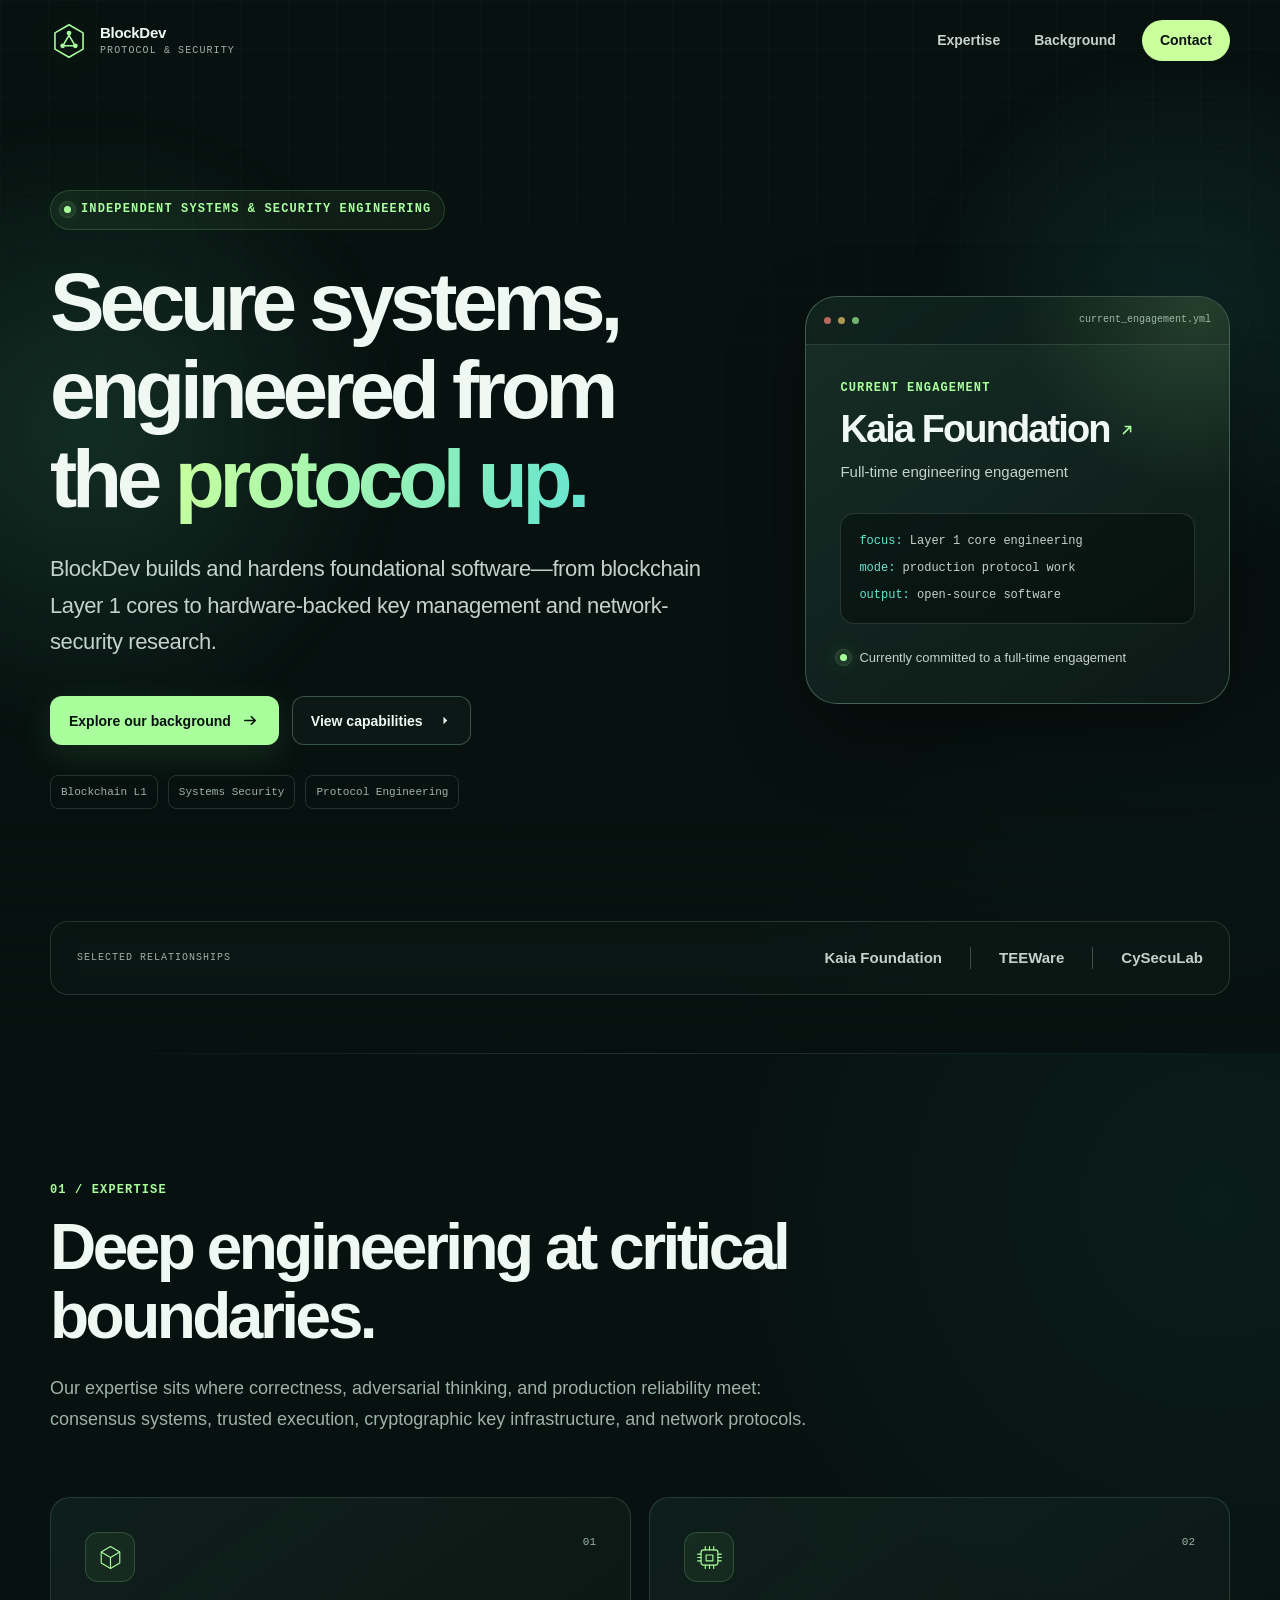
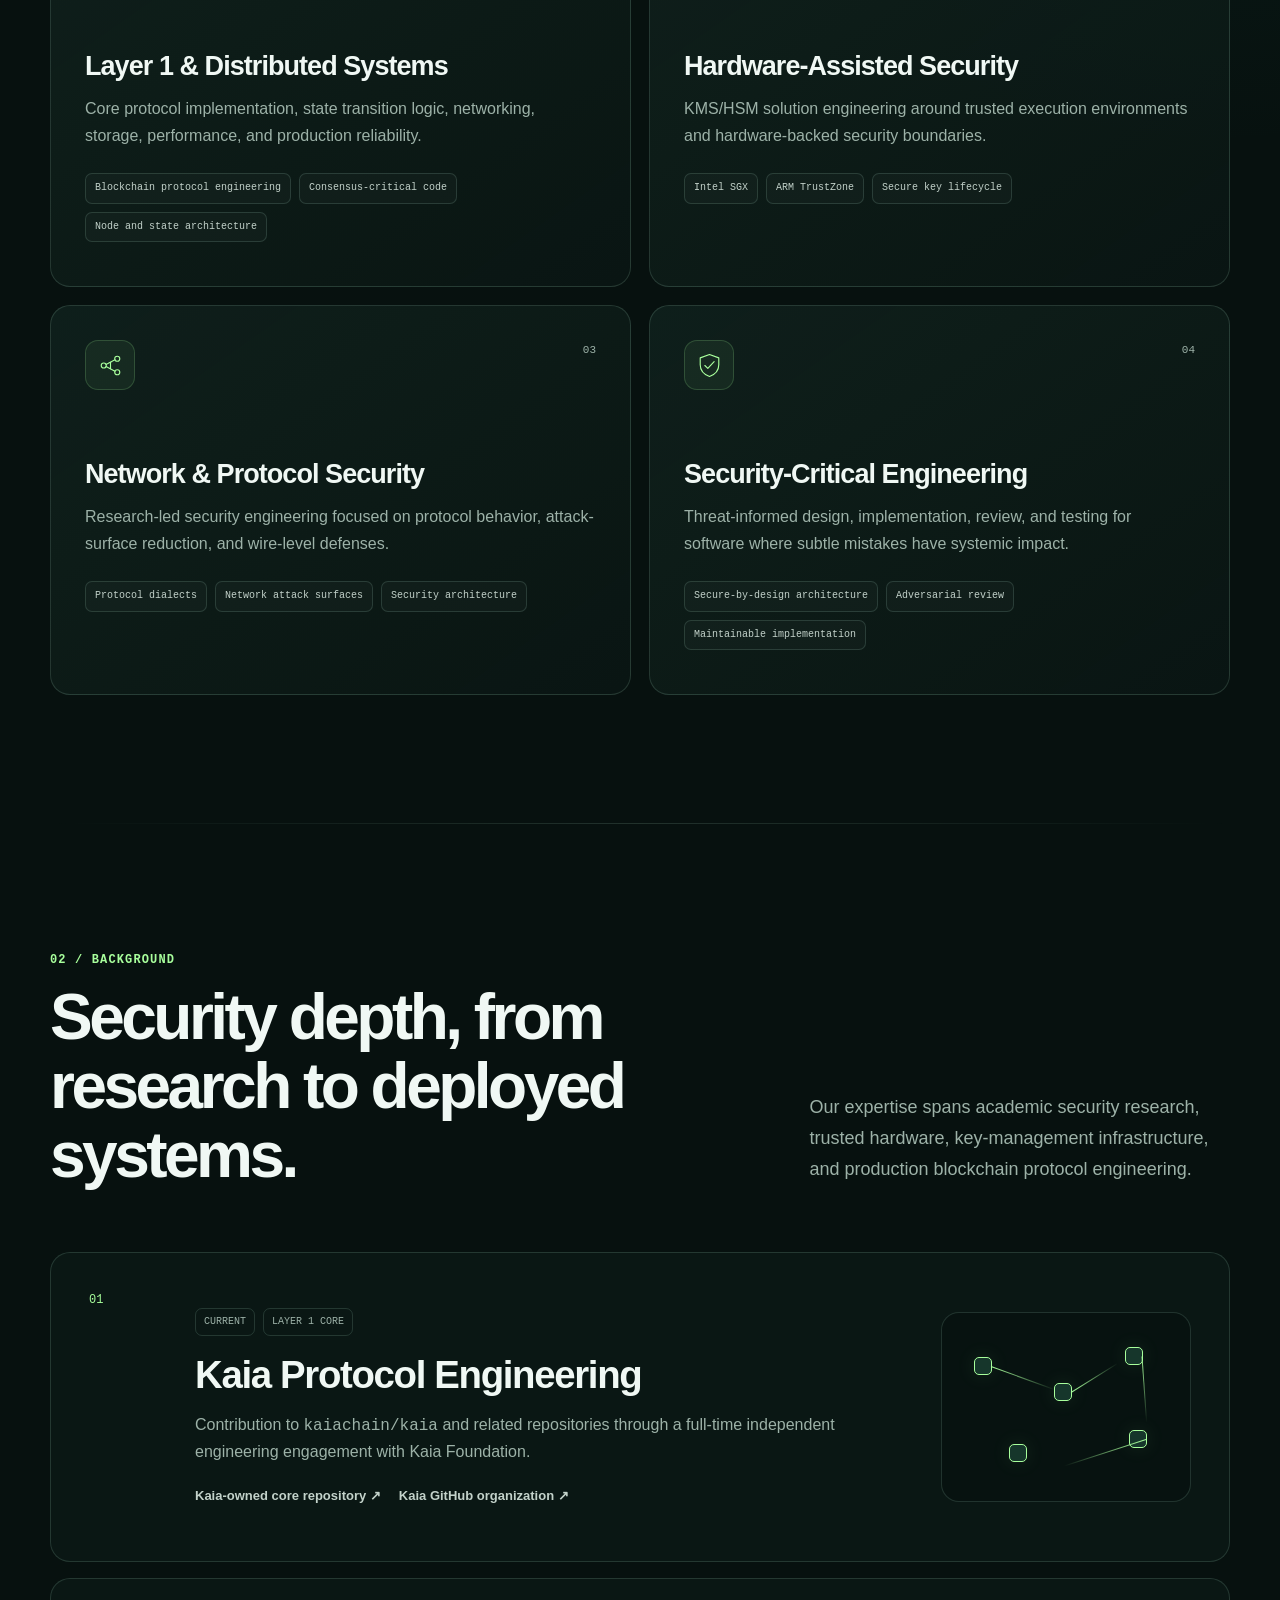
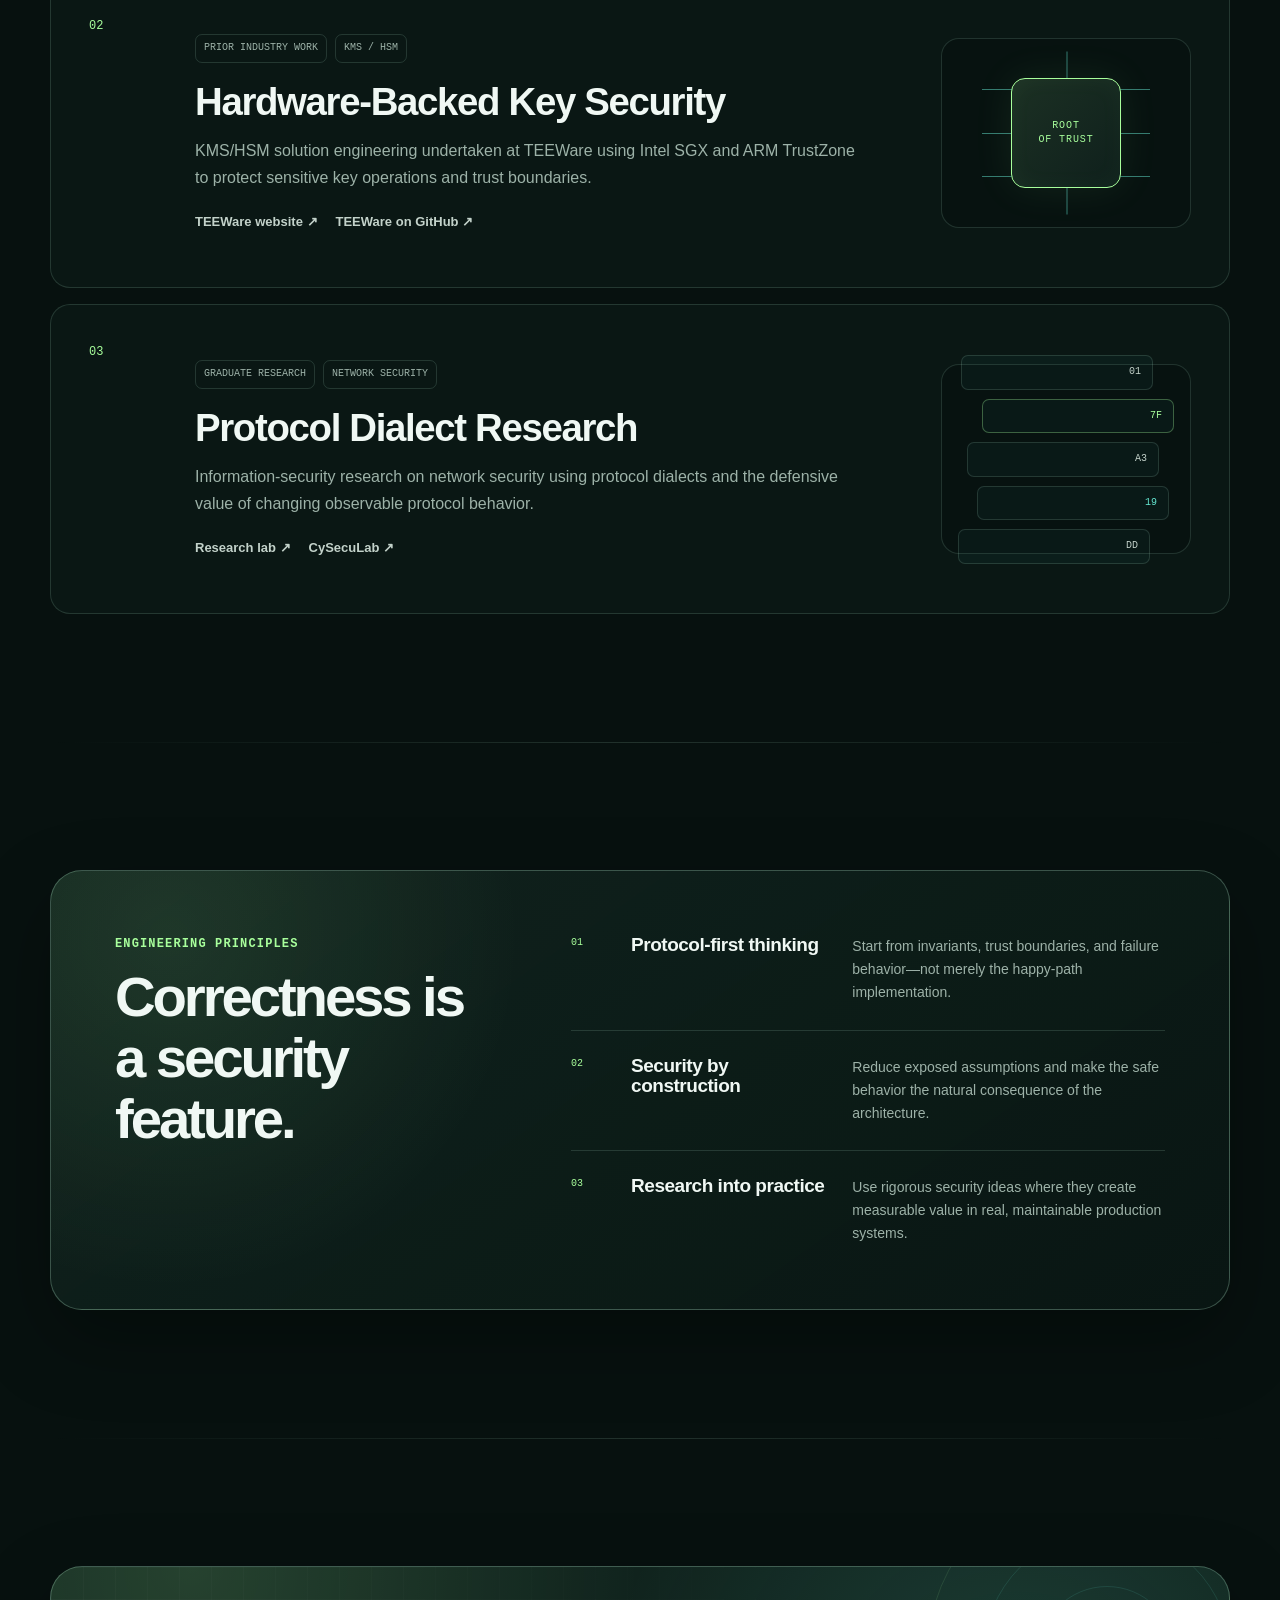
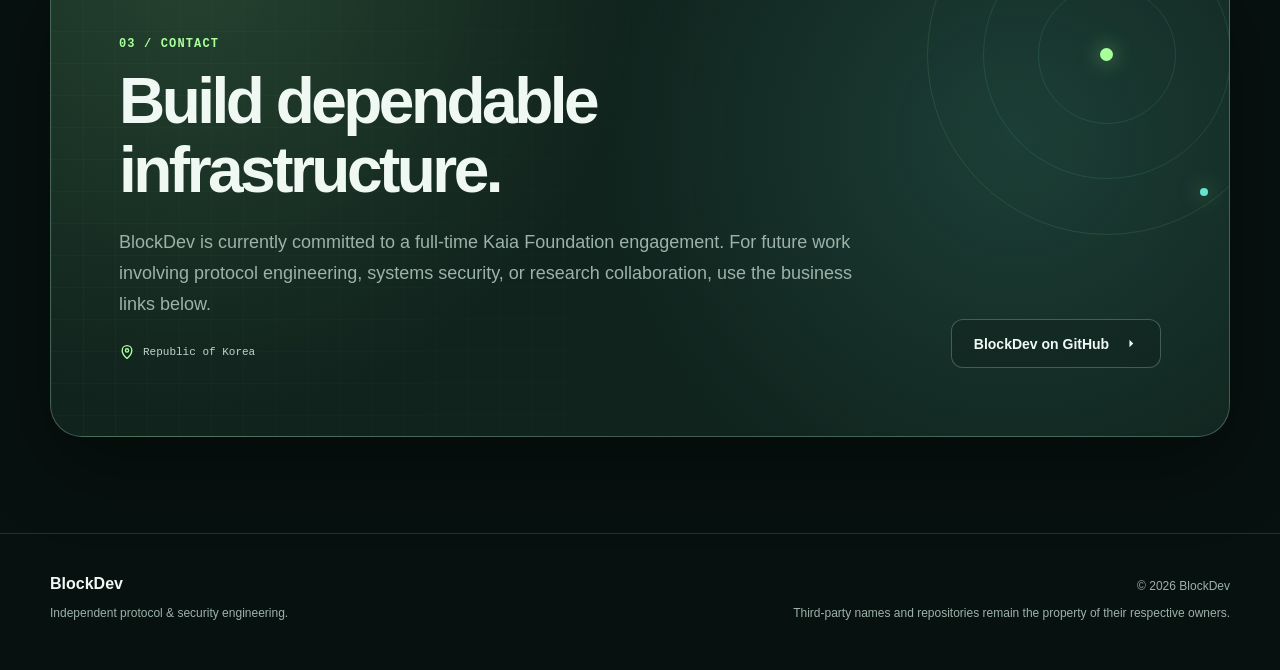
<file: index.html>
<!doctype html>
<html lang="en">
<head>
  <meta charset="utf-8">
  <meta name="viewport" content="width=device-width, initial-scale=1">
  <meta name="robots" content="noindex, nofollow, noarchive, nosnippet">
  <meta name="color-scheme" content="dark">
  <meta name="theme-color" content="#07110f">

  <title>BlockDev | Protocol &amp; Security Engineering</title>
  <meta name="description" content="Independent software engineering for blockchain Layer 1 protocols, hardware-assisted security, and network security research.">
  <meta name="author" content="BlockDev">

  <meta property="og:type" content="website">
  <meta property="og:title" content="BlockDev | Protocol &amp; Security Engineering">
  <meta property="og:description" content="Secure systems, engineered from the protocol up.">
  <meta property="og:image" content="assets/social-card.png">
  <meta property="og:image:width" content="1200">
  <meta property="og:image:height" content="630">
  <meta property="og:image:alt" content="BlockDev — Protocol and Security Engineering">

  <meta name="twitter:card" content="summary_large_image">
  <meta name="twitter:title" content="BlockDev | Protocol &amp; Security Engineering">
  <meta name="twitter:description" content="Secure systems, engineered from the protocol up.">
  <meta name="twitter:image" content="assets/social-card.png">

  <link rel="icon" href="assets/favicon.svg" type="image/svg+xml">
  <link rel="manifest" href="manifest.webmanifest">
  <link rel="stylesheet" href="assets/styles.css">

  <script>document.documentElement.classList.add('js');</script>
  <script src="site.config.js"></script>
  <script src="assets/main.js" defer></script>
</head>
<body>
  <a class="skip-link" href="#main-content">Skip to content</a>

  <header class="site-header" data-header>
    <div class="container header-inner">
      <a class="brand" href="#top" aria-label="BlockDev home">
        <svg class="brand-mark" viewBox="0 0 48 48" aria-hidden="true">
          <path d="M24 3.5 41.75 13.75v20.5L24 44.5 6.25 34.25v-20.5L24 3.5Z" fill="none" stroke="currentColor" stroke-width="2"/>
          <circle cx="24" cy="14" r="3"/>
          <circle cx="16" cy="30" r="3"/>
          <circle cx="32" cy="30" r="3"/>
          <path d="m24 17-6.2 10.3M24 17l6.2 10.3M19 30h10" fill="none" stroke="currentColor" stroke-width="2" stroke-linecap="round"/>
        </svg>
        <span class="brand-copy">
          <strong data-business-name>BlockDev</strong>
          <span>Protocol &amp; Security</span>
        </span>
      </a>

      <button class="nav-toggle" type="button" aria-expanded="false" aria-controls="primary-nav" data-nav-toggle>
        <span class="sr-only">Toggle navigation</span>
        <span></span>
        <span></span>
      </button>

      <nav class="primary-nav" id="primary-nav" aria-label="Primary navigation" data-nav>
        <a href="#expertise">Expertise</a>
        <a href="#background">Background</a>
        <a href="#contact" class="nav-cta">Contact</a>
      </nav>
    </div>
  </header>

  <main id="main-content">
    <section class="hero" id="top" aria-labelledby="hero-title">
      <canvas class="hero-canvas" data-network-canvas aria-hidden="true"></canvas>
      <div class="hero-glow hero-glow-one" aria-hidden="true"></div>
      <div class="hero-glow hero-glow-two" aria-hidden="true"></div>

      <div class="container hero-grid">
        <div class="hero-copy" data-reveal>
          <div class="eyebrow">
            <span class="status-dot" aria-hidden="true"></span>
            Independent systems &amp; security engineering
          </div>

          <h1 id="hero-title">
            Secure systems,<br>
            engineered from the <span>protocol up.</span>
          </h1>

          <p class="hero-lead">
            BlockDev builds and hardens foundational software—from blockchain Layer&nbsp;1 cores to
            hardware-backed key management and network-security research.
          </p>

          <div class="hero-actions">
            <a class="button button-primary" href="#background">
              Explore our background
              <svg viewBox="0 0 20 20" aria-hidden="true"><path d="M4 10h11m-4-4 4 4-4 4"/></svg>
            </a>
            <a class="button button-ghost" href="#expertise">
              View capabilities
              <svg viewBox="0 0 20 20" aria-hidden="true"><path d="M4 10h11m-4-4 4 4-4 4"/></svg>
            </a>
          </div>

          <ul class="hero-tags" aria-label="Core capabilities">
            <li>Blockchain L1</li>
            <li>Systems Security</li>
            <li>Protocol Engineering</li>
          </ul>
        </div>

        <aside class="engagement-card" aria-label="Current engagement" data-reveal>
          <div class="terminal-bar" aria-hidden="true">
            <span></span><span></span><span></span>
            <code>current_engagement.yml</code>
          </div>
          <div class="engagement-body">
            <p class="card-kicker">Current engagement</p>
            <a class="engagement-company" href="https://www.kaia.io/" target="_blank" rel="noreferrer">
              Kaia Foundation
              <svg viewBox="0 0 20 20" aria-hidden="true"><path d="M6 14 14 6m-6 0h6v6"/></svg>
            </a>
            <p class="engagement-role">Full-time engineering engagement</p>

            <div class="code-block" aria-label="Engagement details">
              <div><span>focus:</span> Layer 1 core engineering</div>
              <div><span>mode:</span> production protocol work</div>
              <div><span>output:</span> open-source software</div>
            </div>

            <div class="availability">
              <span class="status-dot" aria-hidden="true"></span>
              <span data-availability>Currently committed to a full-time engagement</span>
            </div>
          </div>
        </aside>
      </div>

      <div class="container relationship-strip" data-reveal>
        <span>Selected relationships</span>
        <a href="https://www.kaia.io/" target="_blank" rel="noreferrer">Kaia Foundation</a>
        <span class="strip-divider" aria-hidden="true"></span>
        <a href="https://teeware.kr/" target="_blank" rel="noreferrer">TEEWare</a>
        <span class="strip-divider" aria-hidden="true"></span>
        <a href="https://cyseculab.com/" target="_blank" rel="noreferrer">CySecuLab</a>
      </div>
    </section>

    <section class="section expertise" id="expertise" aria-labelledby="expertise-title">
      <div class="container">
        <div class="section-heading" data-reveal>
          <p class="section-label">01 / Expertise</p>
          <h2 id="expertise-title">Deep engineering at critical boundaries.</h2>
          <p>
            Our expertise sits where correctness, adversarial thinking, and production reliability
            meet: consensus systems, trusted execution, cryptographic key infrastructure, and network protocols.
          </p>
        </div>

        <div class="expertise-grid">
          <article class="expertise-card" data-reveal>
            <div class="icon-box" aria-hidden="true">
              <svg viewBox="0 0 32 32"><path d="M16 3 27 9.5v13L16 29 5 22.5v-13L16 3Z"/><path d="m5.5 9.8 10.5 6.1 10.5-6.1M16 16v12.2"/></svg>
            </div>
            <p class="card-index">01</p>
            <h3>Layer 1 &amp; Distributed Systems</h3>
            <p>Core protocol implementation, state transition logic, networking, storage, performance, and production reliability.</p>
            <ul>
              <li>Blockchain protocol engineering</li>
              <li>Consensus-critical code</li>
              <li>Node and state architecture</li>
            </ul>
          </article>

          <article class="expertise-card" data-reveal>
            <div class="icon-box" aria-hidden="true">
              <svg viewBox="0 0 32 32"><rect x="6" y="7" width="20" height="18" rx="3"/><path d="M11 3v4m5-4v4m5-4v4M11 25v4m5-4v4m5-4v4M2 12h4m-4 4h4m-4 4h4m20-8h4m-4 4h4m-4 4h4"/><path d="M12 13h8v7h-8z"/></svg>
            </div>
            <p class="card-index">02</p>
            <h3>Hardware-Assisted Security</h3>
            <p>KMS/HSM solution engineering around trusted execution environments and hardware-backed security boundaries.</p>
            <ul>
              <li>Intel SGX</li>
              <li>ARM TrustZone</li>
              <li>Secure key lifecycle</li>
            </ul>
          </article>

          <article class="expertise-card" data-reveal>
            <div class="icon-box" aria-hidden="true">
              <svg viewBox="0 0 32 32"><circle cx="8" cy="16" r="3"/><circle cx="24" cy="8" r="3"/><circle cx="24" cy="24" r="3"/><path d="m10.7 14.7 10.6-5.4m-10.6 8 10.6 5.4"/><path d="M16 12.2v7.6"/></svg>
            </div>
            <p class="card-index">03</p>
            <h3>Network &amp; Protocol Security</h3>
            <p>Research-led security engineering focused on protocol behavior, attack-surface reduction, and wire-level defenses.</p>
            <ul>
              <li>Protocol dialects</li>
              <li>Network attack surfaces</li>
              <li>Security architecture</li>
            </ul>
          </article>

          <article class="expertise-card" data-reveal>
            <div class="icon-box" aria-hidden="true">
              <svg viewBox="0 0 32 32"><path d="M16 3 27 7v8c0 7.2-4.7 11.6-11 14-6.3-2.4-11-6.8-11-14V7l11-4Z"/><path d="m10.5 16 3.5 3.5 7.5-8"/></svg>
            </div>
            <p class="card-index">04</p>
            <h3>Security-Critical Engineering</h3>
            <p>Threat-informed design, implementation, review, and testing for software where subtle mistakes have systemic impact.</p>
            <ul>
              <li>Secure-by-design architecture</li>
              <li>Adversarial review</li>
              <li>Maintainable implementation</li>
            </ul>
          </article>
        </div>
      </div>
    </section>

    <section class="section work" id="background" aria-labelledby="background-title">
      <div class="container">
        <div class="section-heading split-heading" data-reveal>
          <div>
            <p class="section-label">02 / Background</p>
            <h2 id="background-title">Security depth, from research to deployed systems.</h2>
          </div>
          <p>
            Our expertise spans academic security research, trusted hardware, key-management infrastructure,
            and production blockchain protocol engineering.
          </p>
        </div>

        <div class="work-list">
          <article class="work-item" data-reveal>
            <div class="work-number">01</div>
            <div class="work-main">
              <div class="work-meta">
                <span>Current</span>
                <span>Layer 1 core</span>
              </div>
              <h3>Kaia Protocol Engineering</h3>
              <p>
                Contribution to <code>kaiachain/kaia</code> and related repositories through a full-time
                independent engineering engagement with Kaia Foundation.
              </p>
              <div class="work-links">
                <a href="https://github.com/kaiachain/kaia" target="_blank" rel="noreferrer">Kaia-owned core repository <span aria-hidden="true">↗</span></a>
                <a href="https://github.com/kaiachain" target="_blank" rel="noreferrer">Kaia GitHub organization <span aria-hidden="true">↗</span></a>
              </div>
            </div>
            <div class="work-visual visual-chain" aria-hidden="true">
              <span></span><span></span><span></span><span></span><span></span>
            </div>
          </article>

          <article class="work-item" data-reveal>
            <div class="work-number">02</div>
            <div class="work-main">
              <div class="work-meta">
                <span>Prior industry work</span>
                <span>KMS / HSM</span>
              </div>
              <h3>Hardware-Backed Key Security</h3>
              <p>
                KMS/HSM solution engineering undertaken at TEEWare using Intel SGX and ARM TrustZone
                to protect sensitive key operations and trust boundaries.
              </p>
              <div class="work-links">
                <a href="https://teeware.kr/" target="_blank" rel="noreferrer">TEEWare website <span aria-hidden="true">↗</span></a>
                <a href="https://github.com/teeware-io" target="_blank" rel="noreferrer">TEEWare on GitHub <span aria-hidden="true">↗</span></a>
              </div>
            </div>
            <div class="work-visual visual-chip" aria-hidden="true">
              <div class="chip-core">ROOT<br>OF TRUST</div>
              <i></i><i></i><i></i><i></i><i></i><i></i><i></i><i></i>
            </div>
          </article>

          <article class="work-item" data-reveal>
            <div class="work-number">03</div>
            <div class="work-main">
              <div class="work-meta">
                <span>Graduate research</span>
                <span>Network security</span>
              </div>
              <h3>Protocol Dialect Research</h3>
              <p>
                Information-security research on network security
                using protocol dialects and the defensive value of changing observable protocol behavior.
              </p>
              <div class="work-links">
                <a href="https://cysec.kr/" target="_blank" rel="noreferrer">Research lab <span aria-hidden="true">↗</span></a>
                <a href="https://cyseculab.com/" target="_blank" rel="noreferrer">CySecuLab <span aria-hidden="true">↗</span></a>
              </div>
            </div>
            <div class="work-visual visual-packets" aria-hidden="true">
              <span>01</span><span>7F</span><span>A3</span><span>19</span><span>DD</span>
            </div>
          </article>
        </div>
      </div>
    </section>

    <section class="section principles" aria-labelledby="principles-title">
      <div class="container">
        <div class="principles-panel" data-reveal>
          <div class="principles-intro">
            <p class="section-label">Engineering principles</p>
            <h2 id="principles-title">Correctness is a security feature.</h2>
          </div>
          <div class="principles-list">
            <div>
              <span>01</span>
              <h3>Protocol-first thinking</h3>
              <p>Start from invariants, trust boundaries, and failure behavior—not merely the happy-path implementation.</p>
            </div>
            <div>
              <span>02</span>
              <h3>Security by construction</h3>
              <p>Reduce exposed assumptions and make the safe behavior the natural consequence of the architecture.</p>
            </div>
            <div>
              <span>03</span>
              <h3>Research into practice</h3>
              <p>Use rigorous security ideas where they create measurable value in real, maintainable production systems.</p>
            </div>
          </div>
        </div>
      </div>
    </section>

    <section class="section contact" id="contact" aria-labelledby="contact-title">
      <div class="container">
        <div class="contact-panel" data-reveal>
          <div class="contact-orbit" aria-hidden="true">
            <span></span><span></span><span></span>
          </div>
          <div class="contact-copy">
            <p class="section-label">03 / Contact</p>
            <h2 id="contact-title">Build dependable infrastructure.</h2>
            <p>
              BlockDev is currently committed to a full-time Kaia Foundation engagement. For future work involving
              protocol engineering, systems security, or research collaboration, use the business links below.
            </p>
            <p class="contact-location" data-location-wrap hidden>
              <svg viewBox="0 0 20 20" aria-hidden="true"><path d="M10 18s6-5.2 6-10a6 6 0 1 0-12 0c0 4.8 6 10 6 10Z"/><circle cx="10" cy="8" r="2"/></svg>
              <span data-location></span>
            </p>
          </div>

          <div class="contact-actions">
            <a class="button button-primary" href="#" data-email-link hidden>
              Send an email
              <svg viewBox="0 0 20 20" aria-hidden="true"><path d="M3 5.5h14v9H3z"/><path d="m3.5 6 6.5 5 6.5-5"/></svg>
            </a>
            <a class="button button-ghost" href="#" data-github-link target="_blank" rel="noreferrer" hidden>
              BlockDev on GitHub
              <svg viewBox="0 0 20 20" aria-hidden="true"><path d="M4 10h11m-4-4 4 4-4 4"/></svg>
            </a>
            <a class="button button-ghost" href="#" data-linkedin-link target="_blank" rel="noreferrer" hidden>
              LinkedIn
              <svg viewBox="0 0 20 20" aria-hidden="true"><path d="M4 10h11m-4-4 4 4-4 4"/></svg>
            </a>
            <a class="button button-ghost" href="https://github.com/blockdevhq" target="_blank" rel="noreferrer" data-open-source-fallback>
              BlockDev on GitHub
              <svg viewBox="0 0 20 20" aria-hidden="true"><path d="M4 10h11m-4-4 4 4-4 4"/></svg>
            </a>
          </div>
        </div>
      </div>
    </section>
  </main>

  <footer class="site-footer">
    <div class="container footer-inner">
      <div>
        <a class="footer-brand" href="#top" data-business-name>BlockDev</a>
        <p>Independent protocol &amp; security engineering.</p>
      </div>
      <div class="footer-meta">
        <p>© <span data-year></span> <span data-business-name>BlockDev</span></p>
        <p>Third-party names and repositories remain the property of their respective owners.</p>
      </div>
    </div>
  </footer>
</body>
</html>
</file>
<file: assets/styles.css>
:root {
  --bg: #07110f;
  --bg-deep: #040a09;
  --surface: rgba(16, 31, 27, 0.72);
  --surface-strong: #10201c;
  --surface-soft: rgba(20, 41, 35, 0.56);
  --surface-hover: rgba(26, 51, 44, 0.78);
  --line: rgba(195, 255, 224, 0.14);
  --line-strong: rgba(195, 255, 224, 0.26);
  --text: #f0f8f4;
  --muted: #9db2a8;
  --muted-strong: #c3d2ca;
  --accent: #a8ff9c;
  --accent-bright: #c9ff9c;
  --accent-two: #65e5d0;
  --accent-dark: #16362b;
  --danger: #ff867a;
  --shadow: 0 30px 80px rgba(0, 0, 0, 0.32);
  --radius-sm: 12px;
  --radius: 20px;
  --radius-lg: 32px;
  --container: 1180px;
  --header-height: 82px;
  --font-sans: Inter, ui-sans-serif, -apple-system, BlinkMacSystemFont, "Segoe UI", sans-serif;
  --font-mono: "SFMono-Regular", Consolas, "Liberation Mono", Menlo, monospace;
}

*,
*::before,
*::after {
  box-sizing: border-box;
}

html {
  scroll-behavior: smooth;
  scroll-padding-top: calc(var(--header-height) + 24px);
}

body {
  margin: 0;
  min-width: 320px;
  color: var(--text);
  background:
    radial-gradient(circle at 12% -10%, rgba(61, 155, 119, 0.18), transparent 35rem),
    radial-gradient(circle at 95% 22%, rgba(34, 122, 111, 0.11), transparent 34rem),
    var(--bg);
  font-family: var(--font-sans);
  font-size: 16px;
  line-height: 1.65;
  -webkit-font-smoothing: antialiased;
  text-rendering: optimizeLegibility;
}

body::before {
  position: fixed;
  inset: 0;
  z-index: -2;
  pointer-events: none;
  content: "";
  background-image:
    linear-gradient(rgba(255, 255, 255, 0.018) 1px, transparent 1px),
    linear-gradient(90deg, rgba(255, 255, 255, 0.018) 1px, transparent 1px);
  background-size: 48px 48px;
  mask-image: linear-gradient(to bottom, black, transparent 85%);
}

::selection {
  color: #06100d;
  background: var(--accent);
}

img,
svg,
canvas {
  display: block;
  max-width: 100%;
}

a {
  color: inherit;
  text-decoration: none;
}

button,
a {
  -webkit-tap-highlight-color: transparent;
}

button {
  font: inherit;
}

p,
h1,
h2,
h3 {
  margin-top: 0;
}

h1,
h2,
h3 {
  line-height: 1.08;
  letter-spacing: -0.035em;
}

code {
  font-family: var(--font-mono);
}

[hidden] {
  display: none !important;
}

.container {
  width: min(calc(100% - 48px), var(--container));
  margin-inline: auto;
}

.section {
  position: relative;
  padding-block: 128px;
}

.section::before {
  position: absolute;
  top: 0;
  left: 50%;
  width: min(calc(100% - 48px), var(--container));
  height: 1px;
  content: "";
  transform: translateX(-50%);
  background: linear-gradient(90deg, transparent, var(--line), transparent);
}

.sr-only {
  position: absolute;
  width: 1px;
  height: 1px;
  padding: 0;
  margin: -1px;
  overflow: hidden;
  clip: rect(0, 0, 0, 0);
  white-space: nowrap;
  border: 0;
}

.skip-link {
  position: fixed;
  top: 12px;
  left: 12px;
  z-index: 9999;
  padding: 10px 14px;
  color: #06100d;
  background: var(--accent);
  border-radius: 8px;
  transform: translateY(-150%);
  transition: transform 160ms ease;
}

.skip-link:focus {
  transform: translateY(0);
}

:focus-visible {
  outline: 2px solid var(--accent);
  outline-offset: 4px;
}

.site-header {
  position: fixed;
  top: 0;
  right: 0;
  left: 0;
  z-index: 1000;
  height: var(--header-height);
  border-bottom: 1px solid transparent;
  transition:
    background-color 220ms ease,
    border-color 220ms ease,
    box-shadow 220ms ease;
}

.site-header.is-scrolled {
  background: rgba(6, 15, 13, 0.8);
  border-color: var(--line);
  box-shadow: 0 10px 34px rgba(0, 0, 0, 0.18);
  backdrop-filter: blur(18px) saturate(145%);
  -webkit-backdrop-filter: blur(18px) saturate(145%);
}

.header-inner {
  display: flex;
  align-items: center;
  justify-content: space-between;
  min-height: 100%;
}

.brand {
  display: inline-flex;
  align-items: center;
  gap: 12px;
}

.brand-mark {
  width: 38px;
  height: 38px;
  color: var(--accent);
  filter: drop-shadow(0 0 14px rgba(168, 255, 156, 0.14));
}

.brand-mark circle {
  fill: currentColor;
}

.brand-copy {
  display: grid;
  line-height: 1.15;
}

.brand-copy strong {
  color: var(--text);
  font-size: 15px;
  font-weight: 720;
  letter-spacing: -0.02em;
}

.brand-copy span {
  margin-top: 4px;
  color: var(--muted);
  font-family: var(--font-mono);
  font-size: 10px;
  letter-spacing: 0.11em;
  text-transform: uppercase;
}

.primary-nav {
  display: flex;
  align-items: center;
  gap: 10px;
}

.primary-nav a {
  position: relative;
  padding: 9px 12px;
  color: var(--muted-strong);
  font-size: 14px;
  font-weight: 560;
  transition:
    color 160ms ease,
    background-color 160ms ease;
}

.primary-nav a:not(.nav-cta)::after {
  position: absolute;
  right: 12px;
  bottom: 3px;
  left: 12px;
  height: 1px;
  content: "";
  background: var(--accent);
  transform: scaleX(0);
  transform-origin: left;
  transition: transform 180ms ease;
}

.primary-nav a:hover,
.primary-nav a.is-active {
  color: var(--text);
}

.primary-nav a:hover::after,
.primary-nav a.is-active::after {
  transform: scaleX(1);
}

.primary-nav .nav-cta {
  margin-left: 4px;
  padding-inline: 18px;
  color: #07110f;
  background: var(--accent);
  border-radius: 999px;
}

.primary-nav .nav-cta:hover,
.primary-nav .nav-cta.is-active {
  color: #07110f;
  background: var(--accent-bright);
}

.nav-toggle {
  display: none;
  width: 44px;
  height: 44px;
  padding: 0;
  color: var(--text);
  background: transparent;
  border: 1px solid var(--line);
  border-radius: 12px;
}

.nav-toggle span:not(.sr-only) {
  position: absolute;
  left: 12px;
  width: 18px;
  height: 1px;
  background: currentColor;
  transition: transform 180ms ease;
}

.nav-toggle span:nth-of-type(2) {
  transform: translateY(-4px);
}

.nav-toggle span:nth-of-type(3) {
  transform: translateY(4px);
}

.nav-toggle[aria-expanded="true"] span:nth-of-type(2) {
  transform: rotate(45deg);
}

.nav-toggle[aria-expanded="true"] span:nth-of-type(3) {
  transform: rotate(-45deg);
}

.hero {
  position: relative;
  min-height: 850px;
  padding-top: calc(var(--header-height) + 108px);
  padding-bottom: 58px;
  overflow: hidden;
}

.hero::after {
  position: absolute;
  right: 0;
  bottom: 0;
  left: 0;
  height: 260px;
  z-index: -1;
  pointer-events: none;
  content: "";
  background: linear-gradient(to bottom, transparent, var(--bg));
}

.hero-canvas {
  position: absolute;
  inset: 0;
  z-index: -3;
  width: 100%;
  height: 100%;
  opacity: 0.7;
  mask-image: linear-gradient(to bottom, black 10%, rgba(0, 0, 0, 0.7) 65%, transparent 96%);
}

.hero-glow {
  position: absolute;
  z-index: -2;
  pointer-events: none;
  border-radius: 999px;
  filter: blur(18px);
}

.hero-glow-one {
  top: 100px;
  left: -240px;
  width: 660px;
  height: 660px;
  background: radial-gradient(circle, rgba(77, 193, 143, 0.17), transparent 67%);
}

.hero-glow-two {
  top: 30px;
  right: -180px;
  width: 560px;
  height: 560px;
  background: radial-gradient(circle, rgba(57, 176, 170, 0.13), transparent 67%);
}

.hero-grid {
  display: grid;
  grid-template-columns: minmax(0, 1.12fr) minmax(340px, 0.7fr);
  gap: 76px;
  align-items: center;
}

.eyebrow,
.section-label,
.card-kicker {
  color: var(--accent);
  font-family: var(--font-mono);
  font-size: 12px;
  font-weight: 640;
  letter-spacing: 0.095em;
  text-transform: uppercase;
}

.eyebrow {
  display: inline-flex;
  align-items: center;
  gap: 10px;
  margin-bottom: 28px;
  padding: 9px 13px;
  background: rgba(168, 255, 156, 0.055);
  border: 1px solid rgba(168, 255, 156, 0.17);
  border-radius: 999px;
}

.status-dot {
  position: relative;
  display: inline-block;
  width: 7px;
  height: 7px;
  flex: 0 0 auto;
  background: var(--accent);
  border-radius: 999px;
  box-shadow: 0 0 0 4px rgba(168, 255, 156, 0.08), 0 0 18px rgba(168, 255, 156, 0.52);
}

.status-dot::after {
  position: absolute;
  inset: -5px;
  content: "";
  border: 1px solid rgba(168, 255, 156, 0.2);
  border-radius: inherit;
  animation: ping 2.2s ease-out infinite;
}

@keyframes ping {
  0% { opacity: 0.7; transform: scale(0.5); }
  70%, 100% { opacity: 0; transform: scale(1.4); }
}

.hero h1 {
  max-width: 760px;
  margin-bottom: 28px;
  font-size: clamp(54px, 6.4vw, 88px);
  font-weight: 690;
  letter-spacing: -0.064em;
}

.hero h1 span {
  color: transparent;
  background: linear-gradient(105deg, var(--accent-bright), var(--accent-two));
  -webkit-background-clip: text;
  background-clip: text;
}

.hero-lead {
  max-width: 680px;
  margin-bottom: 36px;
  color: var(--muted-strong);
  font-size: clamp(18px, 1.8vw, 22px);
  line-height: 1.65;
  letter-spacing: -0.018em;
}

.hero-actions {
  display: flex;
  flex-wrap: wrap;
  gap: 13px;
}

.button {
  display: inline-flex;
  min-height: 49px;
  align-items: center;
  justify-content: center;
  gap: 10px;
  padding: 12px 18px;
  font-size: 14px;
  font-weight: 680;
  line-height: 1;
  border: 1px solid transparent;
  border-radius: 12px;
  transition:
    transform 180ms ease,
    background-color 180ms ease,
    border-color 180ms ease,
    color 180ms ease,
    box-shadow 180ms ease;
}

.button svg,
.text-link svg,
.engagement-company svg,
.contact-location svg {
  width: 19px;
  height: 19px;
  fill: none;
  stroke: currentColor;
  stroke-width: 1.7;
  stroke-linecap: round;
  stroke-linejoin: round;
}

.button:hover {
  transform: translateY(-2px);
}

.button-primary {
  color: #07110f;
  background: var(--accent);
  box-shadow: 0 10px 34px rgba(133, 255, 151, 0.12);
}

.button-primary:hover {
  color: #07110f;
  background: var(--accent-bright);
  box-shadow: 0 14px 40px rgba(133, 255, 151, 0.18);
}

.button-ghost {
  color: var(--text);
  background: rgba(18, 35, 30, 0.48);
  border-color: var(--line-strong);
  backdrop-filter: blur(9px);
  -webkit-backdrop-filter: blur(9px);
}

.button-ghost:hover {
  background: var(--surface-hover);
  border-color: rgba(195, 255, 224, 0.36);
}

.button-ghost svg:first-child {
  fill: currentColor;
  stroke: none;
}

.hero-tags {
  display: flex;
  flex-wrap: wrap;
  gap: 10px;
  padding: 0;
  margin: 30px 0 0;
  list-style: none;
}

.hero-tags li {
  padding: 7px 10px;
  color: var(--muted);
  font-family: var(--font-mono);
  font-size: 11px;
  border: 1px solid var(--line);
  border-radius: 8px;
}

.engagement-card {
  position: relative;
  overflow: hidden;
  background:
    linear-gradient(145deg, rgba(24, 48, 40, 0.84), rgba(11, 24, 21, 0.9)),
    var(--surface-strong);
  border: 1px solid var(--line-strong);
  border-radius: var(--radius-lg);
  box-shadow: var(--shadow);
  transform: perspective(1000px) rotateY(-3deg) rotateX(1deg);
}

.engagement-card::before {
  position: absolute;
  top: -180px;
  right: -160px;
  width: 380px;
  height: 380px;
  pointer-events: none;
  content: "";
  background: radial-gradient(circle, rgba(168, 255, 156, 0.15), transparent 68%);
}

.terminal-bar {
  display: flex;
  min-height: 48px;
  align-items: center;
  gap: 7px;
  padding: 0 18px;
  border-bottom: 1px solid var(--line);
  background: rgba(3, 10, 8, 0.28);
}

.terminal-bar span {
  width: 7px;
  height: 7px;
  background: rgba(255, 255, 255, 0.14);
  border-radius: 50%;
}

.terminal-bar span:first-child { background: rgba(255, 134, 122, 0.7); }
.terminal-bar span:nth-child(2) { background: rgba(255, 215, 112, 0.65); }
.terminal-bar span:nth-child(3) { background: rgba(168, 255, 156, 0.65); }

.terminal-bar code {
  margin-left: auto;
  color: var(--muted);
  font-size: 10px;
}

.engagement-body {
  position: relative;
  padding: 34px;
}

.card-kicker {
  margin-bottom: 10px;
}

.engagement-company {
  display: inline-flex;
  align-items: center;
  gap: 8px;
  color: var(--text);
  font-size: clamp(28px, 3vw, 38px);
  font-weight: 680;
  line-height: 1.15;
  letter-spacing: -0.05em;
}

.engagement-company svg {
  width: 18px;
  height: 18px;
  color: var(--accent);
  transition: transform 180ms ease;
}

.engagement-company:hover svg {
  transform: translate(2px, -2px);
}

.engagement-role {
  margin: 8px 0 28px;
  color: var(--muted-strong);
  font-size: 15px;
}

.code-block {
  display: grid;
  gap: 8px;
  padding: 18px;
  color: var(--muted-strong);
  background: rgba(1, 8, 6, 0.42);
  border: 1px solid var(--line);
  border-radius: 14px;
  font-family: var(--font-mono);
  font-size: 12px;
  line-height: 1.6;
}

.code-block span {
  color: var(--accent-two);
}

.availability {
  display: flex;
  align-items: flex-start;
  gap: 12px;
  margin-top: 23px;
  color: var(--muted-strong);
  font-size: 13px;
}

.availability .status-dot {
  margin-top: 7px;
}

.relationship-strip {
  display: flex;
  min-height: 74px;
  align-items: center;
  gap: 28px;
  margin-top: 112px;
  padding-inline: 26px;
  background: rgba(16, 33, 28, 0.38);
  border: 1px solid var(--line);
  border-radius: 18px;
  backdrop-filter: blur(10px);
  -webkit-backdrop-filter: blur(10px);
}

.relationship-strip > span:first-child {
  margin-right: auto;
  color: var(--muted);
  font-family: var(--font-mono);
  font-size: 10px;
  letter-spacing: 0.1em;
  text-transform: uppercase;
}

.relationship-strip a {
  color: var(--muted-strong);
  font-size: 15px;
  font-weight: 640;
  transition: color 160ms ease;
}

.relationship-strip a:hover {
  color: var(--accent);
}

.strip-divider {
  width: 1px;
  height: 22px;
  background: var(--line-strong);
}

.section-heading {
  max-width: 760px;
  margin-bottom: 62px;
}

.section-heading h2,
.open-source h2,
.principles h2,
.contact h2 {
  margin: 12px 0 22px;
  font-size: clamp(40px, 5vw, 64px);
  font-weight: 650;
  letter-spacing: -0.055em;
}

.section-heading > p:last-child,
.open-source-copy > p,
.contact-copy > p:not(.section-label):not(.contact-location) {
  color: var(--muted);
  font-size: 18px;
  line-height: 1.72;
}

.expertise-grid {
  display: grid;
  grid-template-columns: repeat(2, minmax(0, 1fr));
  gap: 18px;
}

.expertise-card {
  position: relative;
  min-height: 390px;
  padding: 34px;
  overflow: hidden;
  background: linear-gradient(145deg, rgba(18, 37, 32, 0.72), rgba(11, 24, 21, 0.66));
  border: 1px solid var(--line);
  border-radius: var(--radius);
  transition:
    transform 220ms ease,
    background-color 220ms ease,
    border-color 220ms ease,
    box-shadow 220ms ease;
}

.expertise-card::before {
  position: absolute;
  inset: 0;
  pointer-events: none;
  content: "";
  background: radial-gradient(circle at 15% 0%, rgba(168, 255, 156, 0.09), transparent 34%);
  opacity: 0;
  transition: opacity 220ms ease;
}

.expertise-card:hover {
  z-index: 2;
  background: linear-gradient(145deg, rgba(24, 49, 41, 0.78), rgba(13, 28, 24, 0.74));
  border-color: var(--line-strong);
  box-shadow: 0 24px 64px rgba(0, 0, 0, 0.18);
  transform: translateY(-5px);
}

.expertise-card:hover::before {
  opacity: 1;
}

.icon-box {
  display: grid;
  width: 50px;
  height: 50px;
  place-items: center;
  margin-bottom: 70px;
  color: var(--accent);
  background: rgba(168, 255, 156, 0.06);
  border: 1px solid rgba(168, 255, 156, 0.18);
  border-radius: 13px;
}

.icon-box svg {
  width: 27px;
  height: 27px;
  fill: none;
  stroke: currentColor;
  stroke-width: 1.35;
  stroke-linecap: round;
  stroke-linejoin: round;
}

.card-index {
  position: absolute;
  top: 35px;
  right: 34px;
  color: var(--muted);
  font-family: var(--font-mono);
  font-size: 11px;
}

.expertise-card h3 {
  margin-bottom: 15px;
  font-size: 27px;
  font-weight: 630;
}

.expertise-card > p:not(.card-index) {
  margin-bottom: 24px;
  color: var(--muted);
}

.expertise-card ul {
  display: flex;
  flex-wrap: wrap;
  gap: 8px;
  padding: 0;
  margin: auto 0 0;
  list-style: none;
}

.expertise-card li {
  padding: 6px 9px;
  color: var(--muted-strong);
  background: rgba(255, 255, 255, 0.025);
  border: 1px solid var(--line);
  border-radius: 7px;
  font-family: var(--font-mono);
  font-size: 10px;
}

.split-heading {
  display: grid;
  max-width: none;
  grid-template-columns: minmax(0, 1.05fr) minmax(300px, 0.65fr);
  gap: 80px;
  align-items: end;
}

.split-heading h2 {
  margin-bottom: 0;
}

.split-heading > p {
  margin-bottom: 5px;
}

.work-list {
  display: grid;
  gap: 16px;
}

.work-item {
  position: relative;
  display: grid;
  min-height: 310px;
  grid-template-columns: 72px minmax(0, 1fr) 280px;
  gap: 34px;
  align-items: center;
  padding: 38px;
  overflow: hidden;
  background: rgba(14, 29, 25, 0.57);
  border: 1px solid var(--line);
  border-radius: var(--radius);
  transition:
    border-color 200ms ease,
    background-color 200ms ease,
    transform 200ms ease;
}

.work-item:hover {
  background: rgba(18, 38, 32, 0.7);
  border-color: var(--line-strong);
  transform: translateX(4px);
}

.work-number {
  align-self: start;
  color: var(--accent);
  font-family: var(--font-mono);
  font-size: 12px;
}

.work-meta {
  display: flex;
  flex-wrap: wrap;
  gap: 8px;
  margin-bottom: 18px;
}

.work-meta span {
  padding: 5px 8px;
  color: var(--muted);
  border: 1px solid var(--line);
  border-radius: 7px;
  font-family: var(--font-mono);
  font-size: 10px;
  text-transform: uppercase;
}

.work-main h3 {
  margin-bottom: 16px;
  font-size: clamp(29px, 3vw, 39px);
  font-weight: 640;
}

.work-main > p {
  max-width: 660px;
  margin-bottom: 20px;
  color: var(--muted);
  font-size: 16px;
}

.work-links {
  display: flex;
  flex-wrap: wrap;
  gap: 18px;
}

.work-links a {
  color: var(--muted-strong);
  font-size: 13px;
  font-weight: 620;
  transition: color 160ms ease;
}

.work-links a:hover {
  color: var(--accent);
}

.work-visual {
  position: relative;
  display: grid;
  width: 250px;
  height: 190px;
  place-items: center;
  justify-self: end;
  background: rgba(2, 10, 8, 0.28);
  border: 1px solid var(--line);
  border-radius: 18px;
}

.visual-chain span {
  position: absolute;
  width: 18px;
  height: 18px;
  background: var(--accent-dark);
  border: 1px solid var(--accent);
  border-radius: 5px;
  box-shadow: 0 0 20px rgba(168, 255, 156, 0.1);
}

.visual-chain span::after {
  position: absolute;
  top: 50%;
  left: 100%;
  width: 40px;
  height: 1px;
  content: "";
  background: linear-gradient(90deg, var(--accent), transparent);
  transform-origin: left;
}

.visual-chain span:nth-child(1) { top: 44px; left: 32px; }
.visual-chain span:nth-child(1)::after { width: 68px; transform: rotate(20deg); }
.visual-chain span:nth-child(2) { top: 70px; left: 112px; }
.visual-chain span:nth-child(2)::after { width: 55px; transform: rotate(-32deg); }
.visual-chain span:nth-child(3) { top: 34px; right: 47px; }
.visual-chain span:nth-child(3)::after { width: 66px; transform: rotate(86deg); }
.visual-chain span:nth-child(4) { right: 43px; bottom: 53px; }
.visual-chain span:nth-child(4)::after { width: 86px; transform: rotate(162deg); }
.visual-chain span:nth-child(5) { bottom: 39px; left: 67px; }
.visual-chain span:nth-child(5)::after { display: none; }

.visual-chip {
  grid-template-columns: repeat(2, 1fr);
}

.chip-core {
  position: relative;
  z-index: 2;
  display: grid;
  width: 110px;
  height: 110px;
  grid-column: 1 / -1;
  place-items: center;
  color: var(--accent);
  background:
    linear-gradient(135deg, rgba(168, 255, 156, 0.1), rgba(101, 229, 208, 0.03)),
    #0c1916;
  border: 1px solid var(--accent);
  border-radius: 14px;
  font-family: var(--font-mono);
  font-size: 10px;
  line-height: 1.4;
  text-align: center;
  letter-spacing: 0.09em;
  box-shadow: 0 0 40px rgba(168, 255, 156, 0.08), inset 0 0 24px rgba(168, 255, 156, 0.04);
}

.visual-chip i {
  position: absolute;
  width: 30px;
  height: 1px;
  background: var(--accent-two);
  opacity: 0.5;
}

.visual-chip i:nth-of-type(1),
.visual-chip i:nth-of-type(2) { top: 50px; }
.visual-chip i:nth-of-type(3),
.visual-chip i:nth-of-type(4) { top: 94px; }
.visual-chip i:nth-of-type(5),
.visual-chip i:nth-of-type(6) { bottom: 50px; }
.visual-chip i:nth-of-type(7),
.visual-chip i:nth-of-type(8) { top: 94px; transform: rotate(90deg); }
.visual-chip i:nth-of-type(1),
.visual-chip i:nth-of-type(3),
.visual-chip i:nth-of-type(5) { left: 40px; }
.visual-chip i:nth-of-type(2),
.visual-chip i:nth-of-type(4),
.visual-chip i:nth-of-type(6) { right: 40px; }
.visual-chip i:nth-of-type(7) { top: 27px; left: 110px; }
.visual-chip i:nth-of-type(8) { top: auto; bottom: 27px; left: 110px; }

.visual-packets {
  align-content: center;
  gap: 9px;
  padding: 28px;
}

.visual-packets span {
  display: block;
  width: 100%;
  padding: 8px 11px;
  color: var(--muted-strong);
  background: rgba(101, 229, 208, 0.035);
  border: 1px solid var(--line);
  border-radius: 7px;
  font-family: var(--font-mono);
  font-size: 10px;
  text-align: right;
  transform: translateX(var(--x, 0));
}

.visual-packets span:nth-child(1) { --x: -9px; }
.visual-packets span:nth-child(2) { --x: 12px; color: var(--accent); border-color: rgba(168, 255, 156, 0.32); }
.visual-packets span:nth-child(3) { --x: -3px; }
.visual-packets span:nth-child(4) { --x: 7px; color: var(--accent-two); }
.visual-packets span:nth-child(5) { --x: -12px; }

.open-source {
  overflow: hidden;
  background:
    radial-gradient(circle at 78% 54%, rgba(168, 255, 156, 0.08), transparent 28rem),
    linear-gradient(180deg, rgba(13, 29, 24, 0.42), rgba(7, 17, 15, 0));
}

.open-source-grid {
  display: grid;
  grid-template-columns: minmax(0, 0.9fr) minmax(440px, 0.78fr);
  gap: 100px;
  align-items: center;
}

.open-source-copy > p {
  max-width: 620px;
  margin-bottom: 30px;
}

.open-source-copy code {
  padding: 2px 6px;
  color: var(--accent);
  background: rgba(168, 255, 156, 0.06);
  border: 1px solid rgba(168, 255, 156, 0.13);
  border-radius: 5px;
  font-size: 0.86em;
}

.text-link {
  display: inline-flex;
  align-items: center;
  gap: 9px;
  color: var(--text);
  font-size: 14px;
  font-weight: 650;
}

.text-link svg {
  width: 18px;
  transition: transform 180ms ease;
}

.text-link:hover {
  color: var(--accent);
}

.text-link:hover svg {
  transform: translateX(4px);
}

.repo-card {
  position: relative;
  padding: 30px;
  overflow: hidden;
  background: linear-gradient(145deg, rgba(25, 48, 41, 0.76), rgba(10, 23, 20, 0.92));
  border: 1px solid var(--line-strong);
  border-radius: 24px;
  box-shadow: var(--shadow);
  transform: rotate(1.5deg);
  transition:
    transform 220ms ease,
    border-color 220ms ease;
}

.repo-card:hover {
  border-color: rgba(168, 255, 156, 0.32);
  transform: rotate(0deg) translateY(-4px);
}

.repo-card > a:last-child {
  position: absolute;
  inset: 0;
}

.repo-header {
  display: flex;
  align-items: center;
  gap: 10px;
  margin-bottom: 44px;
  color: var(--muted);
  font-family: var(--font-mono);
  font-size: 10px;
}

.repo-header svg {
  width: 22px;
  height: 22px;
  fill: var(--muted-strong);
}

.repo-live {
  display: inline-flex;
  align-items: center;
  gap: 6px;
  margin-left: auto;
}

.repo-live i {
  width: 6px;
  height: 6px;
  background: var(--accent);
  border-radius: 50%;
}

.repo-path {
  display: flex;
  align-items: baseline;
  gap: 8px;
  margin-bottom: 14px;
  font-size: clamp(28px, 4vw, 46px);
  letter-spacing: -0.05em;
}

.repo-path span,
.repo-path b {
  color: var(--muted);
  font-weight: 450;
}

.repo-path strong {
  font-weight: 700;
}

.repo-card > p {
  color: var(--muted);
}

.repo-topics {
  display: flex;
  flex-wrap: wrap;
  gap: 8px;
  margin-top: 26px;
}

.repo-topics span {
  padding: 5px 8px;
  color: var(--muted-strong);
  background: rgba(255, 255, 255, 0.025);
  border: 1px solid var(--line);
  border-radius: 6px;
  font-family: var(--font-mono);
  font-size: 9px;
}

.repo-activity {
  display: flex;
  height: 72px;
  align-items: flex-end;
  gap: 6px;
  margin-top: 42px;
}

.repo-activity span {
  width: 100%;
  height: var(--h);
  min-height: 5px;
  background: linear-gradient(to top, rgba(101, 229, 208, 0.23), rgba(168, 255, 156, 0.78));
  border-radius: 3px 3px 0 0;
  opacity: 0.75;
}

.background-grid {
  display: grid;
  grid-template-columns: minmax(300px, 0.72fr) minmax(0, 1fr);
  gap: 112px;
  align-items: start;
}

.sticky-heading {
  position: sticky;
  top: calc(var(--header-height) + 50px);
  margin-bottom: 0;
}

.timeline {
  position: relative;
  display: grid;
  gap: 22px;
}

.timeline::before {
  position: absolute;
  top: 6px;
  bottom: 6px;
  left: 11px;
  width: 1px;
  content: "";
  background: linear-gradient(to bottom, var(--accent), var(--line), transparent);
}

.timeline-item {
  display: grid;
  grid-template-columns: 24px 1fr;
  gap: 25px;
}

.timeline-marker {
  position: relative;
  z-index: 2;
  display: flex;
  justify-content: center;
}

.timeline-marker span {
  display: block;
  width: 11px;
  height: 11px;
  margin-top: 8px;
  background: var(--bg);
  border: 2px solid var(--accent);
  border-radius: 50%;
  box-shadow: 0 0 0 5px rgba(168, 255, 156, 0.06);
}

.timeline-content {
  padding: 4px 0 44px;
  border-bottom: 1px solid var(--line);
}

.timeline-date {
  margin-bottom: 12px;
  color: var(--accent);
  font-family: var(--font-mono);
  font-size: 10px;
  letter-spacing: 0.08em;
  text-transform: uppercase;
}

.timeline-content h3 {
  margin-bottom: 7px;
  font-size: 30px;
  font-weight: 630;
}

.timeline-org {
  margin-bottom: 16px;
  color: var(--muted-strong) !important;
  font-size: 14px;
  font-weight: 620;
}

.timeline-content > p:last-child {
  max-width: 650px;
  margin-bottom: 0;
  color: var(--muted);
}

.principles-panel {
  display: grid;
  grid-template-columns: minmax(280px, 0.65fr) minmax(0, 1fr);
  gap: 70px;
  padding: 64px;
  background:
    radial-gradient(circle at 10% 15%, rgba(168, 255, 156, 0.1), transparent 22rem),
    linear-gradient(145deg, rgba(18, 38, 32, 0.84), rgba(10, 23, 20, 0.9));
  border: 1px solid var(--line-strong);
  border-radius: var(--radius-lg);
  box-shadow: var(--shadow);
}

.principles-intro h2 {
  font-size: clamp(38px, 4.4vw, 58px);
}

.principles-list {
  display: grid;
}

.principles-list > div {
  display: grid;
  grid-template-columns: 42px minmax(180px, 0.65fr) minmax(260px, 1fr);
  gap: 18px;
  padding-block: 25px;
  border-top: 1px solid var(--line);
}

.principles-list > div:first-child {
  padding-top: 0;
  border-top: 0;
}

.principles-list > div:last-child {
  padding-bottom: 0;
}

.principles-list span {
  color: var(--accent);
  font-family: var(--font-mono);
  font-size: 10px;
}

.principles-list h3 {
  margin-bottom: 0;
  font-size: 19px;
  font-weight: 630;
  letter-spacing: -0.025em;
}

.principles-list p {
  margin-bottom: 0;
  color: var(--muted);
  font-size: 14px;
}

.contact {
  padding-bottom: 96px;
}

.contact-panel {
  position: relative;
  display: grid;
  min-height: 430px;
  grid-template-columns: minmax(0, 1fr) auto;
  gap: 60px;
  align-items: end;
  padding: 68px;
  overflow: hidden;
  background:
    radial-gradient(circle at 82% 36%, rgba(101, 229, 208, 0.14), transparent 26rem),
    radial-gradient(circle at 12% 0%, rgba(168, 255, 156, 0.14), transparent 28rem),
    #10231d;
  border: 1px solid var(--line-strong);
  border-radius: var(--radius-lg);
  box-shadow: var(--shadow);
}

.contact-panel::before {
  position: absolute;
  inset: 0;
  pointer-events: none;
  content: "";
  background-image:
    linear-gradient(rgba(255, 255, 255, 0.025) 1px, transparent 1px),
    linear-gradient(90deg, rgba(255, 255, 255, 0.025) 1px, transparent 1px);
  background-size: 32px 32px;
  mask-image: linear-gradient(90deg, black, transparent 76%);
}

.contact-copy,
.contact-actions {
  position: relative;
  z-index: 2;
}

.contact-copy {
  max-width: 760px;
}

.contact-copy > p:not(.section-label):not(.contact-location) {
  margin-bottom: 0;
}

.contact-location {
  display: inline-flex;
  align-items: center;
  gap: 8px;
  margin: 23px 0 0;
  color: var(--muted-strong);
  font-family: var(--font-mono);
  font-size: 11px;
}

.contact-location svg {
  width: 16px;
  height: 16px;
  color: var(--accent);
}

.contact-actions {
  display: flex;
  min-width: 210px;
  flex-direction: column;
  gap: 10px;
}

.contact-orbit {
  position: absolute;
  top: -92px;
  right: -58px;
  width: 360px;
  height: 360px;
  pointer-events: none;
  border: 1px solid rgba(168, 255, 156, 0.11);
  border-radius: 50%;
}

.contact-orbit::before,
.contact-orbit::after {
  position: absolute;
  inset: 55px;
  content: "";
  border: 1px solid rgba(101, 229, 208, 0.12);
  border-radius: 50%;
}

.contact-orbit::after {
  inset: 110px;
}

.contact-orbit span {
  position: absolute;
  width: 8px;
  height: 8px;
  background: var(--accent);
  border-radius: 50%;
  box-shadow: 0 0 20px rgba(168, 255, 156, 0.6);
}

.contact-orbit span:nth-child(1) { top: 45px; left: 72px; }
.contact-orbit span:nth-child(2) { right: 78px; bottom: 38px; background: var(--accent-two); }
.contact-orbit span:nth-child(3) { top: 48%; left: 48%; width: 13px; height: 13px; }

.site-footer {
  padding: 36px 0 46px;
  border-top: 1px solid var(--line);
}

.footer-inner {
  display: flex;
  align-items: end;
  justify-content: space-between;
  gap: 40px;
}

.footer-brand {
  color: var(--text);
  font-size: 16px;
  font-weight: 680;
}

.footer-inner p {
  margin: 7px 0 0;
  color: var(--muted);
  font-size: 12px;
}

.footer-meta {
  max-width: 520px;
  text-align: right;
}

.js [data-reveal] {
  opacity: 0;
  transform: translateY(24px);
  transition:
    opacity 700ms cubic-bezier(0.2, 0.72, 0.25, 1),
    transform 700ms cubic-bezier(0.2, 0.72, 0.25, 1);
}

.js [data-reveal].is-visible {
  opacity: 1;
  transform: translateY(0);
}

.expertise-grid [data-reveal]:nth-child(2),
.work-list [data-reveal]:nth-child(2),
.timeline [data-reveal]:nth-child(2) {
  transition-delay: 80ms;
}

.expertise-grid [data-reveal]:nth-child(3),
.work-list [data-reveal]:nth-child(3),
.timeline [data-reveal]:nth-child(3) {
  transition-delay: 140ms;
}

.expertise-grid [data-reveal]:nth-child(4) {
  transition-delay: 200ms;
}

@media (max-width: 1040px) {
  .hero {
    min-height: auto;
    padding-top: calc(var(--header-height) + 80px);
  }

  .hero-grid {
    grid-template-columns: 1fr;
    gap: 58px;
  }

  .hero-copy {
    max-width: 850px;
  }

  .engagement-card {
    width: min(100%, 640px);
    transform: none;
  }

  .relationship-strip {
    margin-top: 76px;
  }

  .work-item {
    grid-template-columns: 54px minmax(0, 1fr) 220px;
    gap: 24px;
  }

  .work-visual {
    width: 210px;
  }

  .open-source-grid {
    gap: 60px;
  }

  .background-grid {
    gap: 70px;
  }

  .principles-panel {
    grid-template-columns: 1fr;
    gap: 34px;
  }
}

@media (max-width: 820px) {
  :root {
    --header-height: 70px;
  }

  .container {
    width: min(calc(100% - 32px), var(--container));
  }

  .section {
    padding-block: 94px;
  }

  .section::before {
    width: calc(100% - 32px);
  }

  .nav-toggle {
    position: relative;
    display: block;
  }

  .primary-nav {
    position: fixed;
    top: var(--header-height);
    right: 16px;
    left: 16px;
    display: grid;
    gap: 4px;
    padding: 12px;
    visibility: hidden;
    background: rgba(8, 19, 16, 0.96);
    border: 1px solid var(--line-strong);
    border-radius: 16px;
    box-shadow: var(--shadow);
    opacity: 0;
    transform: translateY(-10px) scale(0.98);
    transform-origin: top;
    transition:
      opacity 160ms ease,
      transform 160ms ease,
      visibility 160ms ease;
    backdrop-filter: blur(18px);
    -webkit-backdrop-filter: blur(18px);
  }

  .primary-nav.is-open {
    visibility: visible;
    opacity: 1;
    transform: translateY(0) scale(1);
  }

  .primary-nav a {
    padding: 12px 14px;
    border-radius: 9px;
  }

  .primary-nav a:not(.nav-cta)::after {
    display: none;
  }

  .primary-nav a:hover,
  .primary-nav a.is-active {
    background: rgba(255, 255, 255, 0.035);
  }

  .primary-nav .nav-cta {
    margin: 4px 0 0;
    text-align: center;
  }

  .nav-open {
    overflow: hidden;
  }

  .hero {
    padding-top: calc(var(--header-height) + 74px);
  }

  .hero h1 {
    font-size: clamp(48px, 12.5vw, 72px);
  }

  .relationship-strip {
    flex-wrap: wrap;
    gap: 14px 20px;
    padding-block: 18px;
  }

  .relationship-strip > span:first-child {
    width: 100%;
    margin-right: 0;
  }

  .expertise-grid {
    grid-template-columns: 1fr;
  }

  .expertise-card {
    min-height: 350px;
  }

  .split-heading {
    grid-template-columns: 1fr;
    gap: 26px;
  }

  .work-item {
    grid-template-columns: 36px minmax(0, 1fr);
    padding: 30px;
  }

  .work-visual {
    display: none;
  }

  .open-source-grid {
    grid-template-columns: 1fr;
  }

  .repo-card {
    width: min(100%, 620px);
    transform: none;
  }

  .background-grid {
    grid-template-columns: 1fr;
    gap: 50px;
  }

  .sticky-heading {
    position: static;
  }

  .principles-panel {
    padding: 42px;
  }

  .principles-list > div {
    grid-template-columns: 32px 1fr;
  }

  .principles-list p {
    grid-column: 2;
  }

  .contact-panel {
    grid-template-columns: 1fr;
    padding: 46px;
  }

  .contact-actions {
    min-width: 0;
    flex-direction: row;
    flex-wrap: wrap;
  }

  .footer-inner {
    display: grid;
  }

  .footer-meta {
    text-align: left;
  }
}

@media (max-width: 560px) {
  .container {
    width: min(calc(100% - 24px), var(--container));
  }

  .section {
    padding-block: 76px;
  }

  .section::before {
    width: calc(100% - 24px);
  }

  .brand-copy span {
    display: none;
  }

  .hero {
    padding-top: calc(var(--header-height) + 56px);
    padding-bottom: 40px;
  }

  .eyebrow {
    max-width: 100%;
    font-size: 10px;
  }

  .hero h1 {
    font-size: clamp(43px, 14vw, 60px);
    letter-spacing: -0.06em;
  }

  .hero-lead {
    font-size: 17px;
  }

  .hero-actions {
    display: grid;
  }

  .button {
    width: 100%;
  }

  .engagement-body {
    padding: 26px;
  }

  .engagement-company {
    font-size: 29px;
  }

  .relationship-strip {
    margin-top: 54px;
    padding-inline: 18px;
  }

  .section-heading {
    margin-bottom: 42px;
  }

  .section-heading h2,
  .open-source h2,
  .principles h2,
  .contact h2 {
    font-size: clamp(36px, 11vw, 48px);
  }

  .section-heading > p:last-child,
  .open-source-copy > p,
  .contact-copy > p:not(.section-label):not(.contact-location) {
    font-size: 16px;
  }

  .expertise-card {
    min-height: 0;
    padding: 26px;
  }

  .icon-box {
    margin-bottom: 46px;
  }

  .card-index {
    top: 27px;
    right: 26px;
  }

  .work-item {
    grid-template-columns: 1fr;
    gap: 12px;
    padding: 26px;
  }

  .work-main h3 {
    font-size: 29px;
  }

  .repo-card {
    padding: 24px;
  }

  .repo-header {
    margin-bottom: 32px;
  }

  .repo-path {
    font-size: 31px;
  }

  .principles-panel,
  .contact-panel {
    padding: 30px 25px;
    border-radius: 24px;
  }

  .principles-list > div {
    grid-template-columns: 26px 1fr;
  }

  .timeline-item {
    gap: 18px;
  }

  .timeline-content h3 {
    font-size: 26px;
  }

  .contact-actions {
    display: grid;
  }
}

@media (prefers-reduced-motion: reduce) {
  html {
    scroll-behavior: auto;
  }

  *,
  *::before,
  *::after {
    scroll-behavior: auto !important;
    animation-duration: 0.01ms !important;
    animation-iteration-count: 1 !important;
    transition-duration: 0.01ms !important;
  }

  .js [data-reveal] {
    opacity: 1;
    transform: none;
  }
}
</file>
